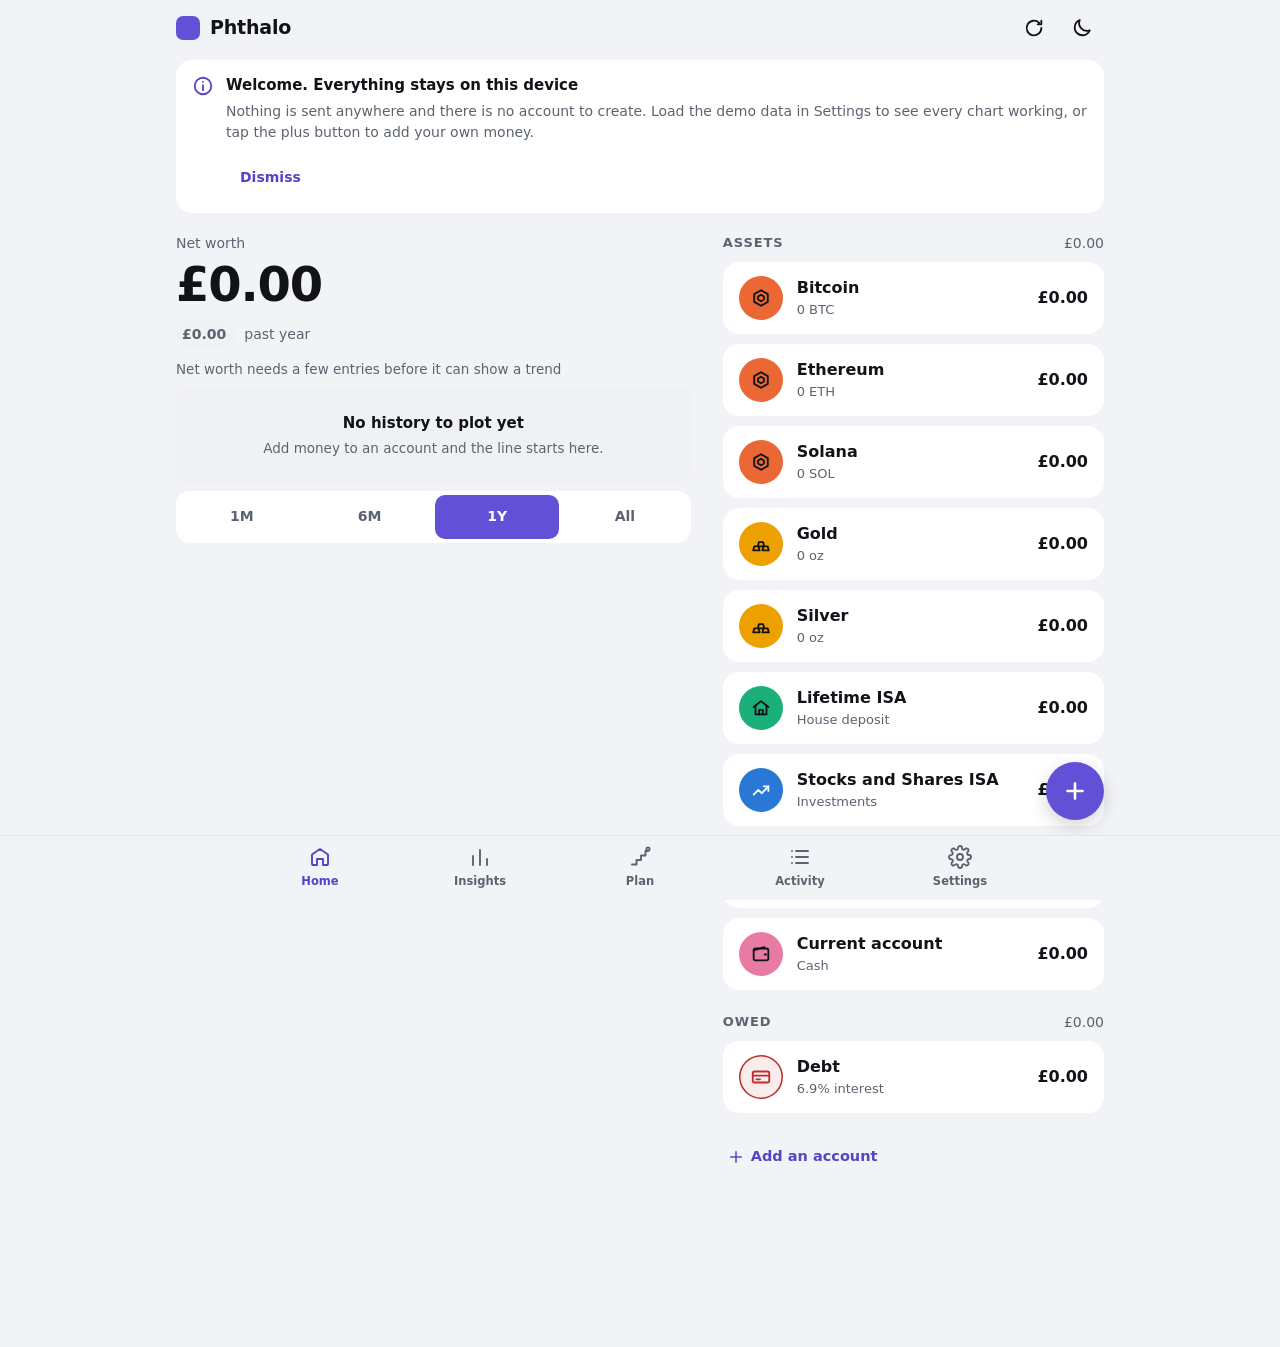
<file: index.html>
<!doctype html>
<html lang="en-GB" data-theme="dark">
<head>
<meta charset="utf-8">
<meta name="viewport" content="width=device-width, initial-scale=1, viewport-fit=cover">
<title>Phthalo Finance</title>
<meta name="description" content="A private net worth and savings tracker that keeps all of its data on your own device.">
<meta name="theme-color" content="#0F1013">
<meta name="apple-mobile-web-app-capable" content="yes">
<meta name="mobile-web-app-capable" content="yes">
<meta name="apple-mobile-web-app-status-bar-style" content="black-translucent">
<meta name="apple-mobile-web-app-title" content="Phthalo">
<meta name="color-scheme" content="dark light">

<!-- Every path is relative so the app works from a project subfolder. -->
<link rel="manifest" href="./manifest.json">
<link rel="icon" href="./icons/favicon-32.png" sizes="32x32" type="image/png">
<link rel="icon" href="./icons/icon-192.png" sizes="192x192" type="image/png">
<link rel="apple-touch-icon" href="./icons/apple-touch-icon.png">
<link rel="stylesheet" href="./styles.css">

<script>
  /* Resolve the saved theme before the first paint so there is no flash.
     Kept inline and tiny on purpose. Dark is used unless the system or the
     saved setting asks for light. */
  (function () {
    var resolved = 'dark';
    try {
      var raw = localStorage.getItem('phthalo.finance.v1');
      var setting = 'system';
      if (raw) {
        var parsed = JSON.parse(raw);
        if (parsed && parsed.settings && parsed.settings.theme) setting = parsed.settings.theme;
      }
      resolved = setting;
      if (setting !== 'light' && setting !== 'dark') {
        resolved = window.matchMedia && window.matchMedia('(prefers-color-scheme: light)').matches
          ? 'light' : 'dark';
      }
    } catch (error) {
      resolved = 'dark';
    }
    document.documentElement.setAttribute('data-theme', resolved);
    var meta = document.querySelector('meta[name="theme-color"]');
    if (meta) meta.setAttribute('content', resolved === 'light' ? '#F2F3F6' : '#0F1013');
  }());
</script>
</head>
<body>

<header class="appbar" id="appbar">
  <div class="shell appbar-inner">
    <h1 class="brand"><span class="brand-mark" aria-hidden="true"></span>Phthalo</h1>
    <div class="appbar-actions">
      <button type="button" class="icon-button" data-action="refresh-prices"
              aria-label="Refresh unit prices from the internet" title="Refresh prices">
        <svg viewBox="0 0 24 24" fill="none" stroke="currentColor" stroke-width="2" aria-hidden="true">
          <path d="M20 12a8 8 0 1 1-2.3-5.6M20 4v4h-4" stroke-linecap="round" stroke-linejoin="round"/>
        </svg>
      </button>
      <button type="button" class="icon-button" data-action="toggle-theme"
              aria-label="Switch between the light and dark theme" title="Switch theme">
        <svg viewBox="0 0 24 24" fill="none" stroke="currentColor" stroke-width="2" aria-hidden="true">
          <path d="M20.5 14.5A8.5 8.5 0 0 1 9.5 3.5a8.5 8.5 0 1 0 11 11Z" stroke-linejoin="round"/>
        </svg>
      </button>
    </div>
  </div>
</header>

<div class="shell">
  <div class="banner-area" id="banners" role="status" aria-live="polite"></div>
</div>

<main class="shell" id="main">
  <section id="view-home" class="view" aria-label="Home"></section>
  <section id="view-insights" class="view" aria-label="Insights" hidden></section>
  <section id="view-plan" class="view" aria-label="Plan" hidden></section>
  <section id="view-activity" class="view" aria-label="Activity" hidden></section>
  <section id="view-settings" class="view" aria-label="Settings" hidden></section>
  <section id="view-account" class="view" aria-label="Account" hidden></section>
</main>

<button type="button" class="fab" id="fab" data-action="fab" aria-label="Add an entry">
  <svg viewBox="0 0 24 24" fill="none" stroke="currentColor" stroke-width="2.4" aria-hidden="true">
    <path d="M12 5v14M5 12h14" stroke-linecap="round"/>
  </svg>
</button>

<nav class="tabbar" id="tabbar" aria-label="Main">
  <button type="button" data-action="go" data-view="home" aria-current="page">
    <svg viewBox="0 0 24 24" fill="none" stroke="currentColor" stroke-width="1.9" aria-hidden="true">
      <path d="M4 19V9.5L12 4l8 5.5V19a1 1 0 0 1-1 1h-4v-6H9v6H5a1 1 0 0 1-1-1Z" stroke-linejoin="round"/>
    </svg>
    <span>Home</span>
  </button>
  <button type="button" data-action="go" data-view="insights">
    <svg viewBox="0 0 24 24" fill="none" stroke="currentColor" stroke-width="1.9" aria-hidden="true">
      <path d="M5 20V11M12 20V5M19 20v-6" stroke-linecap="round"/>
    </svg>
    <span>Insights</span>
  </button>
  <button type="button" data-action="go" data-view="plan">
    <svg viewBox="0 0 24 24" fill="none" stroke="currentColor" stroke-width="1.9" aria-hidden="true">
      <path d="M4 19.5h4.5V15H13v-4.5h4.5V6H20" stroke-linecap="round" stroke-linejoin="round"/>
      <circle cx="20" cy="4" r="1.6"/>
    </svg>
    <span>Plan</span>
  </button>
  <button type="button" data-action="go" data-view="activity">
    <svg viewBox="0 0 24 24" fill="none" stroke="currentColor" stroke-width="1.9" aria-hidden="true">
      <path d="M8 6h12M8 12h12M8 18h12M4 6h.01M4 12h.01M4 18h.01" stroke-linecap="round"/>
    </svg>
    <span>Activity</span>
  </button>
  <button type="button" data-action="go" data-view="settings">
    <svg viewBox="0 0 24 24" fill="none" stroke="currentColor" stroke-width="1.9" aria-hidden="true">
      <circle cx="12" cy="12" r="3"/>
      <path d="M19.4 15a1.7 1.7 0 0 0 .3 1.8l.1.1a2 2 0 1 1-2.8 2.8l-.1-.1a1.7 1.7 0 0 0-1.8-.3 1.7 1.7 0 0 0-1 1.5V21a2 2 0 1 1-4 0v-.1a1.7 1.7 0 0 0-1.1-1.5 1.7 1.7 0 0 0-1.8.3l-.1.1a2 2 0 1 1-2.8-2.8l.1-.1a1.7 1.7 0 0 0 .3-1.8 1.7 1.7 0 0 0-1.5-1H3a2 2 0 1 1 0-4h.1a1.7 1.7 0 0 0 1.5-1.1 1.7 1.7 0 0 0-.3-1.8l-.1-.1a2 2 0 1 1 2.8-2.8l.1.1a1.7 1.7 0 0 0 1.8.3H9a1.7 1.7 0 0 0 1-1.5V3a2 2 0 1 1 4 0v.1a1.7 1.7 0 0 0 1 1.5 1.7 1.7 0 0 0 1.8-.3l.1-.1a2 2 0 1 1 2.8 2.8l-.1.1a1.7 1.7 0 0 0-.3 1.8V9a1.7 1.7 0 0 0 1.5 1H21a2 2 0 1 1 0 4h-.1a1.7 1.7 0 0 0-1.5 1Z"/>
    </svg>
    <span>Settings</span>
  </button>
</nav>

<div class="sheet-backdrop" id="sheet-backdrop" hidden>
  <div class="sheet" id="sheet" role="dialog" aria-modal="true" aria-labelledby="sheet-title" tabindex="-1"></div>
</div>

<div class="tooltip" id="tooltip" role="tooltip" hidden></div>

<div class="recovery" id="recovery" hidden>
  <div class="recovery-inner">
    <h2>Something went wrong</h2>
    <p id="recovery-message">The app hit an unexpected problem. Your saved data has not been touched.
      Export a copy before you do anything else, then reload the page.</p>
    <div class="button-row">
      <button type="button" class="button is-primary" data-action="recovery-export">Export a backup</button>
      <button type="button" class="button" data-action="recovery-reload">Reload the app</button>
    </div>
    <details>
      <summary>Technical detail</summary>
      <pre id="recovery-detail"></pre>
    </details>
  </div>
</div>

<noscript>
  <div class="shell" style="padding-top:24px">
    <p>Phthalo Finance needs JavaScript to work. Everything runs on your own device and nothing
      is sent anywhere, but the app cannot draw the charts without it.</p>
  </div>
</noscript>

<script type="module" src="./src/app.js"></script>
<script>
  /* One time repair. A copy installed before October 2026 has a service
     worker that served the page from the network but the scripts from its
     cache, so on its first visit after an update it can pair this page with
     old scripts. If the app's own code has not started once the page has
     loaded, unregister the old worker, clear the app's caches and reload
     once, which fetches files that match. Saved data lives in localStorage
     and is never touched. */
  window.addEventListener('load', function () {
    setTimeout(function () {
      if (document.documentElement.getAttribute('data-app') === 'ready') return;
      try {
        if (sessionStorage.getItem('phthalo.repaired')) return;
        sessionStorage.setItem('phthalo.repaired', '1');
      } catch (error) { return; }
      var jobs = [];
      if (navigator.serviceWorker) {
        jobs.push(navigator.serviceWorker.getRegistrations().then(function (list) {
          return Promise.all(list.map(function (r) { return r.unregister(); }));
        }));
      }
      if (window.caches) {
        jobs.push(caches.keys().then(function (keys) {
          return Promise.all(keys.filter(function (k) { return k.indexOf('phthalo-finance-') === 0; })
            .map(function (k) { return caches.delete(k); }));
        }));
      }
      Promise.all(jobs).then(function () { location.reload(); }, function () { location.reload(); });
    }, 400);
  });
</script>
</body>
</html>
</file>
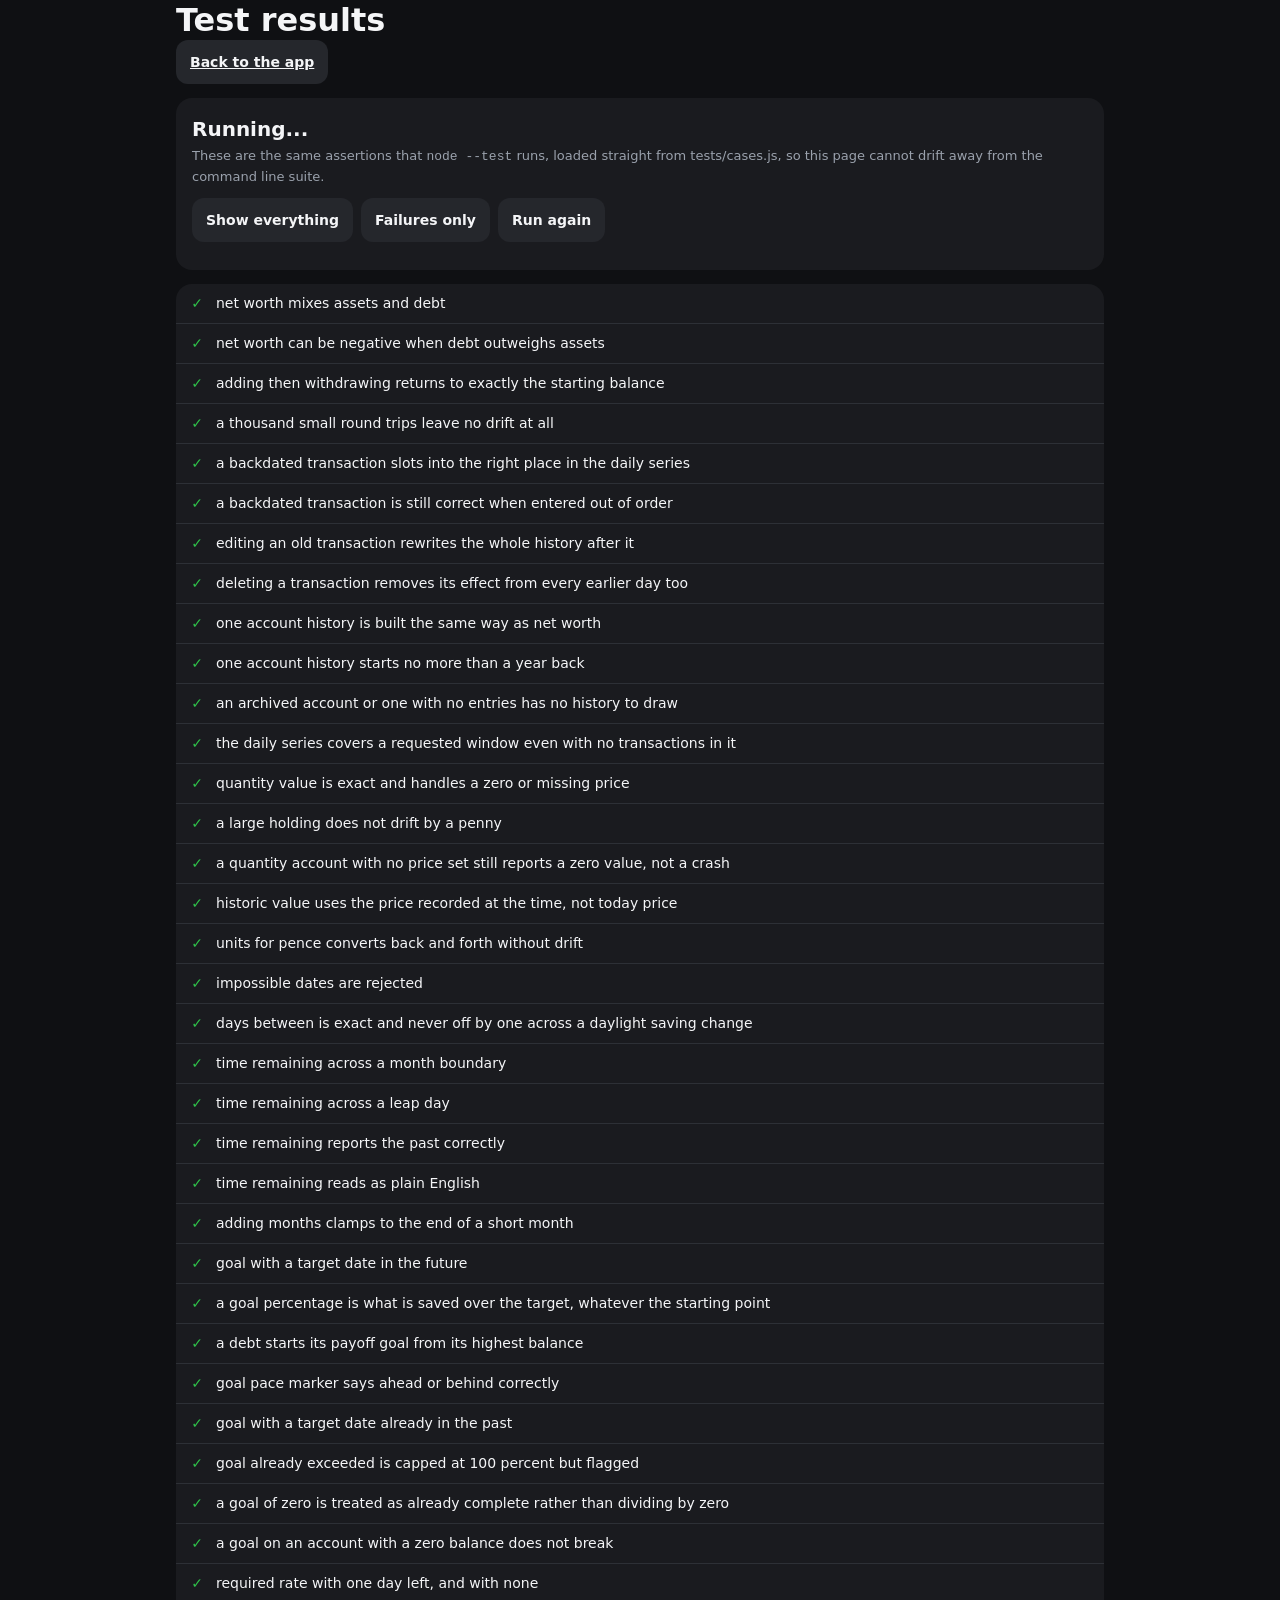
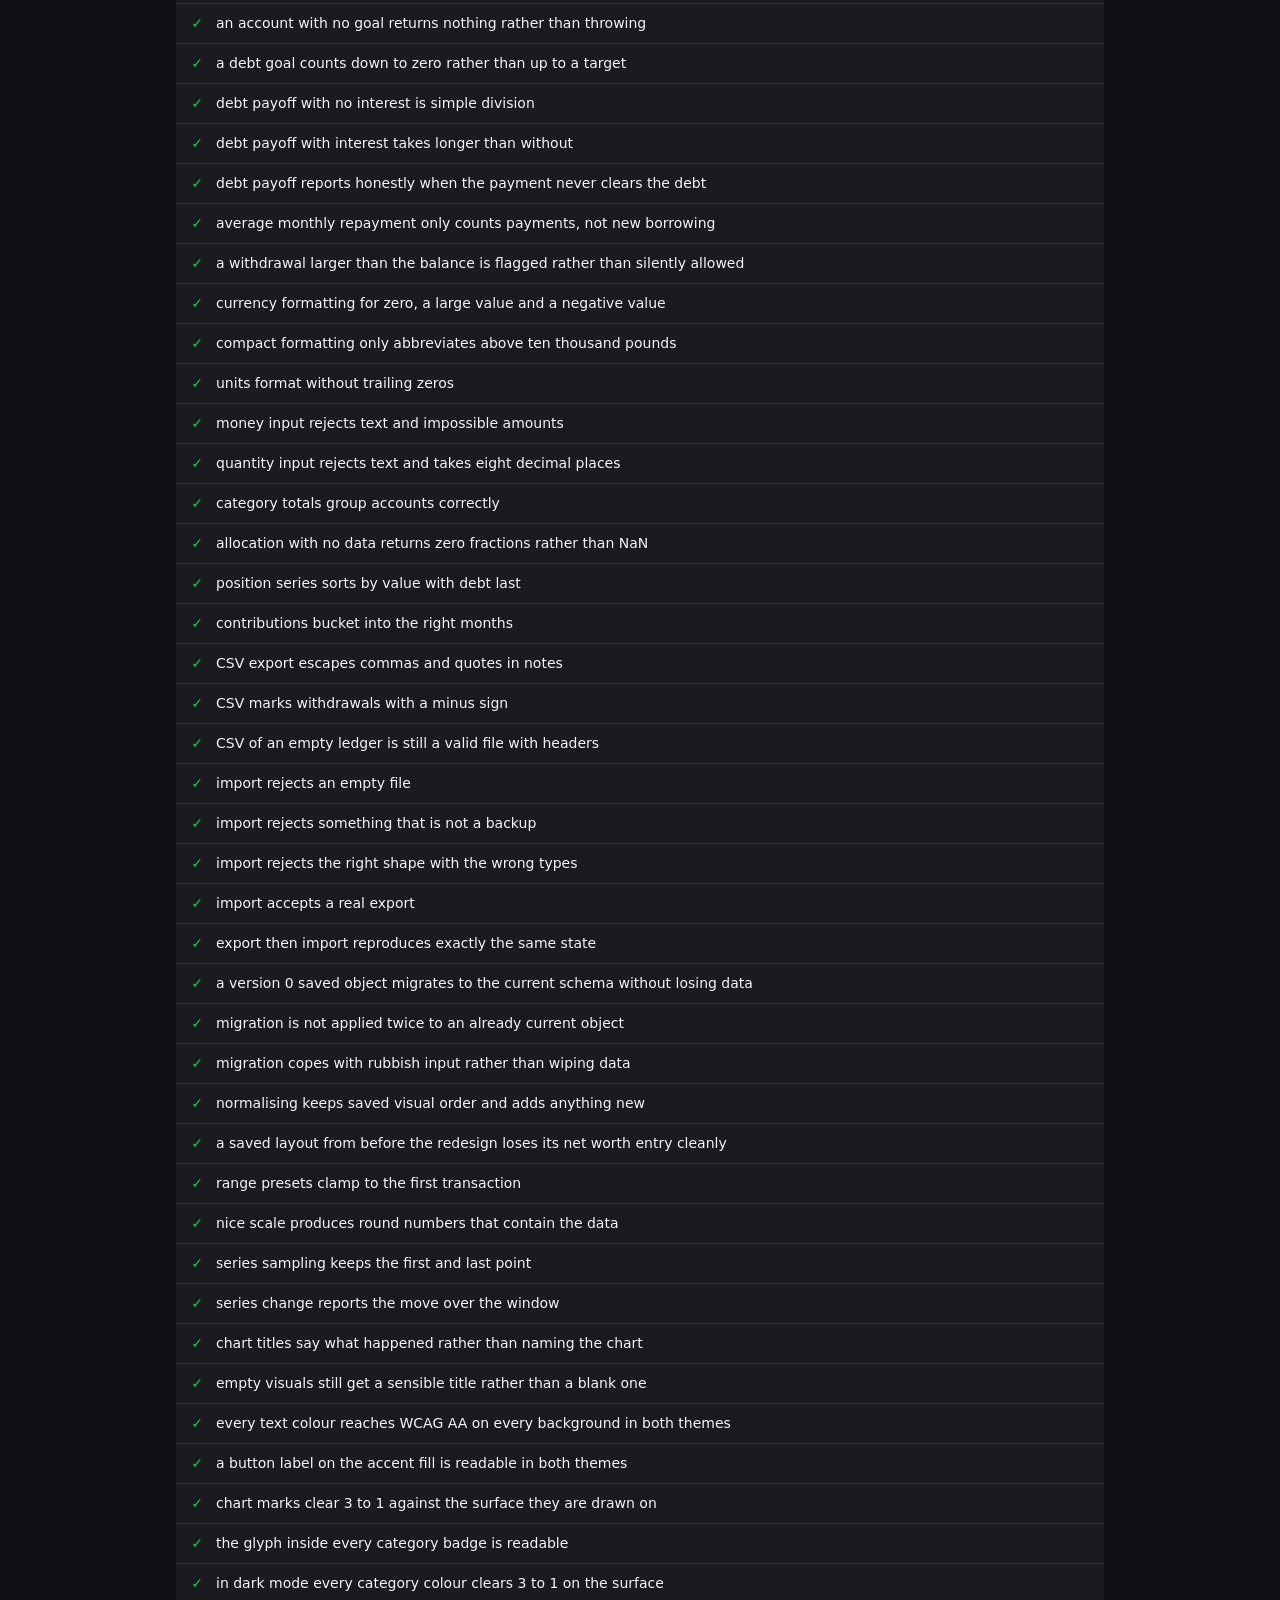
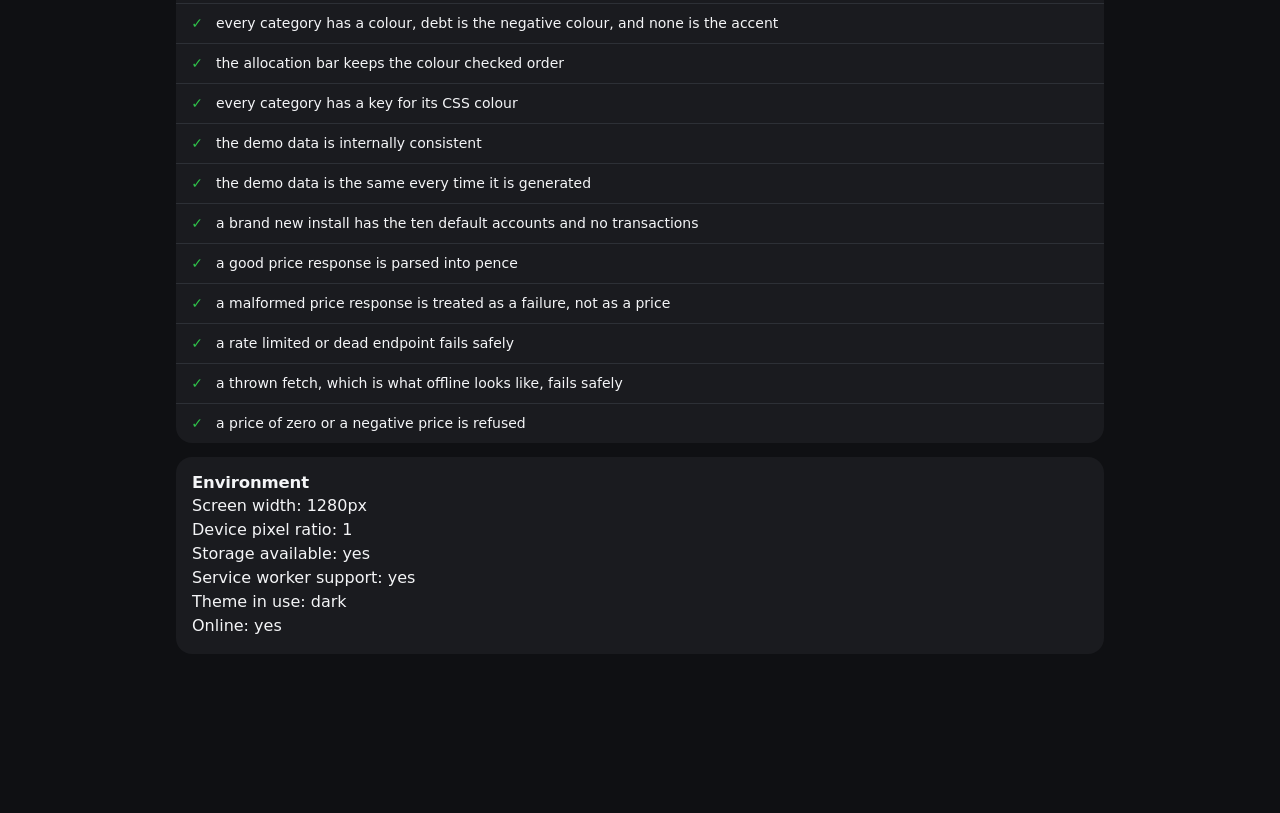
<file: tests.html>
<!doctype html>
<html lang="en-GB" data-theme="dark">
<head>
<meta charset="utf-8">
<meta name="viewport" content="width=device-width, initial-scale=1, viewport-fit=cover">
<title>Phthalo Finance tests</title>
<link rel="stylesheet" href="./styles.css">
<link rel="apple-touch-icon" href="./icons/apple-touch-icon.png">
<style>
  .result { display: grid; grid-template-columns: 22px 1fr; gap: 8px;
            padding: 9px 10px; border-bottom: 1px solid var(--hairline); font-size: 14px; }
  .result:last-child { border-bottom: 0; }
  .result-mark { font-weight: 700; text-align: center; }
  .result.pass .result-mark { color: var(--positive-text); }
  .result.fail .result-mark { color: var(--negative-text); }
  .result.fail { background: color-mix(in srgb, var(--negative) 12%, transparent); }
  .result-why { color: var(--negative-text); font-size: 13px; margin-top: 4px;
                white-space: pre-wrap; word-break: break-word; }
  .summary { font-size: 20px; font-weight: 700; }
  .summary.pass { color: var(--positive-text); }
  .summary.fail { color: var(--negative-text); }
  .filters { display: flex; gap: 8px; margin: 12px 0; }
</style>
</head>
<body>

<header class="app-header">
  <div class="shell app-header-inner">
    <h1 class="app-title"><span class="app-mark" aria-hidden="true"></span> Test results</h1>
    <a class="button is-small" href="./index.html">Back to the app</a>
  </div>
</header>

<main class="shell">
  <div class="card" style="margin-top:14px">
    <p class="summary" id="summary">Running...</p>
    <p class="card-subtitle" id="detail">These are the same assertions that <code>node --test</code>
      runs, loaded straight from tests/cases.js, so this page cannot drift away from the command
      line suite.</p>
    <div class="filters">
      <button type="button" class="button is-small" id="show-all">Show everything</button>
      <button type="button" class="button is-small" id="show-fail">Failures only</button>
      <button type="button" class="button is-small" id="rerun">Run again</button>
    </div>
  </div>

  <div class="card" style="margin-top:14px;padding:0" id="results"></div>

  <div class="card" style="margin-top:14px">
    <h2 class="card-title">Environment</h2>
    <ul class="chart-key" style="flex-direction:column;align-items:flex-start;gap:4px" id="environment"></ul>
  </div>
</main>

<script type="module">
import { cases, useAssert } from './tests/cases.js';

/* A small stand in for node:assert/strict, with the same semantics for the
   handful of methods the cases use. */
function describe(value) {
  if (typeof value === 'string') return JSON.stringify(value);
  if (value === undefined) return 'undefined';
  try { return JSON.stringify(value); } catch (error) { return String(value); }
}

function deepEqual(a, b) {
  if (Object.is(a, b)) return true;
  if (typeof a !== 'object' || typeof b !== 'object' || a === null || b === null) return false;
  if (Array.isArray(a) !== Array.isArray(b)) return false;
  const keysA = Object.keys(a);
  const keysB = Object.keys(b);
  if (keysA.length !== keysB.length) return false;
  return keysA.every((key) => Object.prototype.hasOwnProperty.call(b, key) && deepEqual(a[key], b[key]));
}

const assert = {
  equal(actual, expected, message) {
    if (!Object.is(actual, expected)) {
      throw new Error(message
        ? `${message}\n  expected ${describe(expected)}, got ${describe(actual)}`
        : `expected ${describe(expected)}, got ${describe(actual)}`);
    }
  },
  notEqual(actual, expected, message) {
    if (Object.is(actual, expected)) {
      throw new Error(message || `expected something other than ${describe(expected)}`);
    }
  },
  ok(value, message) {
    if (!value) throw new Error(message || `expected a truthy value, got ${describe(value)}`);
  },
  deepEqual(actual, expected, message) {
    if (!deepEqual(actual, expected)) {
      throw new Error(message
        ? `${message}\n  expected ${describe(expected)}\n  got      ${describe(actual)}`
        : `expected ${describe(expected)}\n  got      ${describe(actual)}`);
    }
  },
  match(value, pattern, message) {
    if (!pattern.test(String(value))) {
      throw new Error(message || `expected ${describe(value)} to match ${pattern}`);
    }
  }
};
assert.strictEqual = assert.equal;
assert.deepStrictEqual = assert.deepEqual;

useAssert(assert);

const resultsEl = document.getElementById('results');
const summaryEl = document.getElementById('summary');
const detailEl = document.getElementById('detail');

async function run() {
  resultsEl.innerHTML = '';
  summaryEl.textContent = 'Running...';
  summaryEl.className = 'summary';

  let passed = 0;
  const failures = [];
  const started = performance.now();

  for (const testCase of cases) {
    let error = null;
    try {
      await testCase.fn();
      passed += 1;
    } catch (thrown) {
      error = thrown;
      failures.push(testCase.name);
    }
    const row = document.createElement('div');
    row.className = `result ${error ? 'fail' : 'pass'}`;
    row.innerHTML = `
      <span class="result-mark" aria-hidden="true">${error ? '✗' : '✓'}</span>
      <span>
        <span>${testCase.name.replace(/[<&]/g, (c) => (c === '<' ? '&lt;' : '&amp;'))}</span>
        ${error ? `<span class="result-why">${String(error.message)
        .replace(/[<&]/g, (c) => (c === '<' ? '&lt;' : '&amp;'))}</span>` : ''}
      </span>`;
    resultsEl.appendChild(row);
  }

  const elapsed = Math.round(performance.now() - started);
  const allPassed = failures.length === 0;
  summaryEl.textContent = allPassed
    ? `All ${passed} tests passed in ${elapsed}ms`
    : `${failures.length} of ${cases.length} tests failed`;
  summaryEl.className = `summary ${allPassed ? 'pass' : 'fail'}`;
  detailEl.textContent = allPassed
    ? 'These are the same assertions that node --test runs, loaded straight from tests/cases.js.'
    : `Failed: ${failures.join(', ')}`;
  document.title = allPassed ? `Tests passed (${passed})` : `Tests FAILED (${failures.length})`;
}

document.getElementById('show-all').addEventListener('click', () => {
  resultsEl.querySelectorAll('.result').forEach((row) => { row.hidden = false; });
});
document.getElementById('show-fail').addEventListener('click', () => {
  resultsEl.querySelectorAll('.result').forEach((row) => {
    row.hidden = !row.classList.contains('fail');
  });
});
document.getElementById('rerun').addEventListener('click', run);

const env = document.getElementById('environment');
const facts = [
  ['Screen width', `${window.innerWidth}px`],
  ['Device pixel ratio', String(window.devicePixelRatio || 1)],
  ['Storage available', (() => {
    try { localStorage.setItem('__t', '1'); localStorage.removeItem('__t'); return 'yes'; }
    catch (error) { return 'no, private browsing?'; }
  })()],
  ['Service worker support', 'serviceWorker' in navigator ? 'yes' : 'no'],
  ['Theme in use', document.documentElement.getAttribute('data-theme')],
  ['Online', navigator.onLine ? 'yes' : 'no']
];
env.innerHTML = facts.map(([k, v]) =>
  `<li><span class="key-name">${k}:</span> <span class="key-value">${v}</span></li>`).join('');

run();
</script>
</body>
</html>
</file>
<file: styles.css>
/* ==================================================================
   Phthalo Finance
   ------------------------------------------------------------------
   A near black dark theme with crisp white text, and a matching light
   theme. Every colour below was measured before it was used, and the
   values are mirrored in THEME_COLOURS and CATEGORY_COLOURS in
   src/logic.js. A test reads this file and fails if the two disagree.

   An inline script in index.html resolves the saved setting (system,
   light or dark) into data-theme on <html> before the first paint, so
   there are only two palettes here and never a flash.
   ================================================================== */

:root {
  --radius-card: 16px;
  --radius-control: 12px;
  --gap: 16px;
  --tap: 44px;               /* minimum touch target */
  --tabbar: 64px;
  --font: system-ui, -apple-system, "Segoe UI", Roboto, "Helvetica Neue", Arial, sans-serif;
  --shell: 640px;
}

/* ---------- Dark, the default ---------- */
:root,
:root[data-theme="dark"] {
  color-scheme: dark;
  --canvas: #0F1013;
  --surface: #1A1B1F;
  --raised: #25272C;
  --hairline: #2D3036;
  --axis: #3D4047;
  --ink: #F4F5F7;
  --muted: #9AA1AC;
  --accent: #9085E9;
  --accent-ink: #0F1013;
  --accent-text: #B1A8FF;
  --accent-wash: rgba(144, 133, 233, 0.16);
  --positive: #0CA30C;
  --positive-text: #2FC24A;
  --positive-wash: rgba(47, 194, 74, 0.14);
  --negative: #D03B3B;
  --negative-text: #FF6B63;
  --negative-wash: rgba(255, 107, 99, 0.14);
  --warning: #FAB219;
  --warning-text: #FAB219;
  --warning-wash: rgba(250, 178, 25, 0.14);
  --scrim: rgba(0, 0, 0, 0.62);
  --lift: 0 6px 20px rgba(0, 0, 0, 0.45);

  /* Colour means category, everywhere it appears. */
  --cat-crypto: #D95926;
  --cat-property: #199E70;
  --cat-investments: #3987E5;
  --cat-metals: #C98500;
  --cat-cash: #D55181;
  --cat-debt: #D03B3B;
  --cat-crypto-ink: #111318;
  --cat-property-ink: #111318;
  --cat-investments-ink: #111318;
  --cat-metals-ink: #111318;
  --cat-cash-ink: #111318;
  --cat-debt-ink: #FFFFFF;
}

/* ---------- Light ---------- */
:root[data-theme="light"] {
  color-scheme: light;
  --canvas: #F2F3F6;
  --surface: #FFFFFF;
  --raised: #F0F1F4;
  --hairline: #E4E6EB;
  --axis: #C5CAD2;
  --ink: #111318;
  --muted: #5C6370;
  --accent: #6250D6;
  --accent-ink: #FFFFFF;
  --accent-text: #5543C8;
  --accent-wash: rgba(98, 80, 214, 0.10);
  --positive: #0CA30C;
  --positive-text: #0B6E2B;
  --positive-wash: rgba(11, 110, 43, 0.10);
  --negative: #D03B3B;
  --negative-text: #BC2F2F;
  --negative-wash: rgba(188, 47, 47, 0.09);
  --warning: #FAB219;
  --warning-text: #875A00;
  --warning-wash: rgba(250, 178, 25, 0.16);
  --scrim: rgba(17, 19, 24, 0.40);
  --lift: 0 6px 18px rgba(17, 19, 24, 0.18);

  --cat-crypto: #EB6834;
  --cat-property: #1BAF7A;
  --cat-investments: #2A78D6;
  --cat-metals: #EDA100;
  --cat-cash: #E87BA4;
  --cat-debt: #D03B3B;
  --cat-crypto-ink: #111318;
  --cat-property-ink: #111318;
  --cat-investments-ink: #FFFFFF;
  --cat-metals-ink: #111318;
  --cat-cash-ink: #111318;
  --cat-debt-ink: #FFFFFF;
}

/* ================= Base ================= */

*, *::before, *::after { box-sizing: border-box; }

html { -webkit-text-size-adjust: 100%; background: var(--canvas); }

body {
  margin: 0;
  font-family: var(--font);
  font-size: 16px;
  line-height: 1.5;
  color: var(--ink);
  background: var(--canvas);
  overflow-x: hidden;
  /* Room for the tab bar and the add button, so the last card can scroll clear of both. */
  padding-bottom: calc(var(--tabbar) + 96px + env(safe-area-inset-bottom, 0px));
  -webkit-tap-highlight-color: transparent;
  -webkit-font-smoothing: antialiased;
}

/* A component's own display rule must never beat the hidden attribute. */
[hidden] { display: none !important; }

h1, h2, h3 { line-height: 1.25; margin: 0; font-weight: 700; }
p { margin: 0; }
ul, ol, dl, dd { margin: 0; padding: 0; list-style: none; }
svg { display: block; }

:focus-visible {
  outline: 2px solid var(--accent-text);
  outline-offset: 2px;
  border-radius: 6px;
}

.visually-hidden {
  position: absolute; width: 1px; height: 1px; margin: -1px; padding: 0;
  overflow: hidden; clip: rect(0 0 0 0); white-space: nowrap; border: 0;
}

.num { font-variant-numeric: tabular-nums; }
.muted { color: var(--muted); }
.is-positive { color: var(--positive-text); }
.is-negative { color: var(--negative-text); }

/* ================= Shell ================= */

.shell {
  max-width: var(--shell);
  margin: 0 auto;
  padding-left: max(16px, env(safe-area-inset-left, 0px));
  padding-right: max(16px, env(safe-area-inset-right, 0px));
}

.appbar {
  position: sticky;
  top: 0;
  z-index: 20;
  background: var(--canvas);
  padding-top: env(safe-area-inset-top, 0px);
}

.appbar-inner {
  display: flex;
  align-items: center;
  justify-content: space-between;
  min-height: 56px;
}

.brand {
  display: flex;
  align-items: center;
  gap: 10px;
  font-size: 19px;
  letter-spacing: -0.01em;
}

.brand-mark {
  width: 24px; height: 24px; border-radius: 7px; flex: none;
  background: var(--accent);
}

.appbar-actions { display: flex; gap: 4px; }

.icon-button {
  width: var(--tap); height: var(--tap);
  flex: none;                 /* never squeezed below the 44px target by a long title */
  display: grid; place-items: center;
  border: 0; border-radius: 50%;
  background: transparent; color: var(--ink);
  cursor: pointer;
  transition: background-color 120ms ease, transform 90ms ease;
}
.icon-button svg { width: 22px; height: 22px; }
.icon-button:hover { background: var(--raised); }
.icon-button:active { transform: scale(0.94); background: var(--raised); }
.icon-button[disabled] { opacity: 0.35; cursor: not-allowed; }

.view[hidden] { display: none; }

/* On the account screen the app bar and tab bar step aside, as in a
   native detail screen. */
body.is-detail .appbar,
body.is-detail .tabbar { display: none; }
body.is-detail { padding-bottom: calc(110px + env(safe-area-inset-bottom, 0px)); }

/* ================= Banners ================= */

.banner-area { display: grid; gap: 10px; }
.banner-area:not(:empty) { margin: 4px 0 14px; }

.banner {
  display: grid;
  grid-template-columns: 22px 1fr;
  gap: 4px 12px;
  background: var(--surface);
  border-radius: var(--radius-card);
  padding: 14px 16px;
  font-size: 14px;
}
.banner-icon { width: 22px; height: 22px; color: var(--accent-text); margin-top: 1px; }
.banner.is-error .banner-icon { color: var(--negative-text); }
.banner.is-success .banner-icon { color: var(--positive-text); }
.banner-title { font-weight: 650; font-size: 15px; }
.banner-body { color: var(--muted); grid-column: 2; }
.banner-actions { display: flex; flex-wrap: wrap; gap: 8px; grid-column: 2; margin-top: 8px; }

/* ================= Buttons ================= */

.button {
  min-height: 48px;
  padding: 10px 18px;
  border-radius: var(--radius-control);
  border: 0;
  background: var(--raised);
  color: var(--ink);
  font: inherit;
  font-size: 15px;
  font-weight: 650;
  cursor: pointer;
  display: inline-flex;
  align-items: center;
  justify-content: center;
  gap: 8px;
  transition: transform 90ms ease, filter 120ms ease, background-color 120ms ease;
}
.button:hover { filter: brightness(1.08); }
.button:active { transform: scale(0.97); }
.button svg { width: 18px; height: 18px; }
.button.is-primary { background: var(--accent); color: var(--accent-ink); }
.button.is-danger { color: var(--negative-text); }
.button.is-quiet { background: transparent; color: var(--accent-text); }
.button.is-small { min-height: var(--tap); padding: 8px 14px; font-size: 14px; }
.button.is-block { width: 100%; }
.button[disabled] { opacity: 0.4; cursor: not-allowed; }

.button-row { display: flex; flex-wrap: wrap; gap: 10px; }
.button-row > .button { flex: 1 1 140px; }

.text-button {
  min-height: var(--tap);
  padding: 0 4px;
  border: 0; background: transparent;
  color: var(--accent-text);
  font: inherit; font-size: 14.5px; font-weight: 650;
  cursor: pointer;
  display: inline-flex; align-items: center; gap: 6px;
}
.text-button svg { width: 18px; height: 18px; }

/* ================= Floating add button ================= */

.fab {
  position: fixed;
  right: max(16px, env(safe-area-inset-right, 0px));
  bottom: calc(var(--tabbar) + 16px + env(safe-area-inset-bottom, 0px));
  z-index: 25;
  width: 58px; height: 58px;
  border: 0; border-radius: 50%;
  background: var(--accent); color: var(--accent-ink);
  display: grid; place-items: center;
  box-shadow: var(--lift);
  cursor: pointer;
  transition: transform 90ms ease, filter 120ms ease;
}
.fab svg { width: 26px; height: 26px; }
.fab:hover { filter: brightness(1.08); }
.fab:active { transform: scale(0.93); }
.fab[hidden] { display: none; }
body.is-detail .fab { bottom: calc(20px + env(safe-area-inset-bottom, 0px)); }

/* ================= Hero: net worth ================= */
/* The most important number on the screen, top left, read first. */

.hero { padding: 6px 0 4px; }
.hero-label { font-size: 14px; color: var(--muted); font-weight: 500; }
.hero-value {
  font-size: clamp(36px, 11vw, 48px);
  font-weight: 750;
  letter-spacing: -0.025em;
  line-height: 1.1;
  margin: 4px 0 10px;
  overflow-wrap: anywhere;
}
.hero-meta { display: flex; align-items: center; flex-wrap: wrap; gap: 8px; min-height: 28px; }

.delta-chip {
  display: inline-flex; align-items: center; gap: 4px;
  padding: 3px 10px 3px 6px;
  border-radius: 999px;
  font-size: 14px; font-weight: 650;
  font-variant-numeric: tabular-nums;
}
.delta-chip svg { width: 16px; height: 16px; }
.delta-chip.is-positive { background: var(--positive-wash); color: var(--positive-text); }
.delta-chip.is-negative { background: var(--negative-wash); color: var(--negative-text); }
.delta-chip.is-flat { background: var(--raised); color: var(--muted); }
.hero-period { font-size: 14px; color: var(--muted); }

.hero-readout {
  font-size: 13.5px; color: var(--muted);
  min-height: 21px; margin-top: 10px;
  font-variant-numeric: tabular-nums;
}
.hero-readout strong { color: var(--ink); font-weight: 650; }

.hero-chart { margin: 4px -4px 0; touch-action: pan-y; }

.range {
  display: grid;
  grid-template-columns: repeat(4, 1fr);
  gap: 4px;
  padding: 4px;
  margin: 8px 0 22px;
  background: var(--surface);
  border-radius: 14px;
}
.range button {
  min-height: var(--tap);
  border: 0; border-radius: 10px;
  background: transparent; color: var(--muted);
  font: inherit; font-size: 14px; font-weight: 650;
  cursor: pointer;
}
.range button[aria-pressed="true"] { background: var(--accent); color: var(--accent-ink); }
.range button:active { transform: scale(0.96); }

/* ================= Section headings ================= */

.section-head {
  display: flex; align-items: center; justify-content: space-between;
  gap: 8px; margin: 22px 0 8px;
}
.section-title {
  font-size: 13px; font-weight: 700; color: var(--muted);
  text-transform: uppercase; letter-spacing: 0.07em;
}
.section-total { font-size: 14px; color: var(--muted); font-variant-numeric: tabular-nums; }

/* ================= Account cards (home) ================= */

.account-list { display: grid; gap: 10px; }

.account-card {
  width: 100%;
  display: grid;
  grid-template-columns: 44px minmax(0, 1fr) auto;
  align-items: center;
  column-gap: 14px;
  padding: 14px 16px;
  background: var(--surface);
  border: 0;
  border-radius: var(--radius-card);
  color: inherit;
  font: inherit;
  text-align: left;
  cursor: pointer;
  transition: transform 90ms ease, background-color 120ms ease;
}
.account-card:hover { background: var(--raised); }
.account-card:active { transform: scale(0.985); }
.account-card.is-archived { opacity: 0.6; }

.account-main { min-width: 0; }
.account-name {
  display: block; font-size: 16px; font-weight: 650;
  overflow: hidden; text-overflow: ellipsis; white-space: nowrap;
}
.account-meta {
  display: block; font-size: 13px; color: var(--muted);
  overflow: hidden; text-overflow: ellipsis; white-space: nowrap;
  font-variant-numeric: tabular-nums;
}
.account-value {
  font-size: 16px; font-weight: 650; text-align: right; white-space: nowrap;
  font-variant-numeric: tabular-nums;
}
.account-value.is-negative { color: var(--negative-text); }

.account-progress { display: block; grid-column: 2 / -1; margin-top: 10px; }
.progress-row {
  display: flex; justify-content: space-between; gap: 8px;
  font-size: 12.5px; color: var(--muted); margin-top: 6px;
  font-variant-numeric: tabular-nums;
}

/* A thin progress track: the fill is the accent, the track one step off
   the surface, with a rounded data end. */
.progress {
  display: block;            /* a span, so without this it has no height at all */
  height: 6px; border-radius: 3px;
  background: var(--raised);
  overflow: hidden;
}
.account-card:hover .progress { background: var(--hairline); }
.progress > span {
  display: block; height: 100%;
  background: var(--accent);
  border-radius: 3px;
}

/* ================= Category badge ================= */

.badge {
  width: 44px; height: 44px; border-radius: 50%;
  display: grid; place-items: center; flex: none;
}
.badge svg { width: 22px; height: 22px; }
.badge.is-large { width: 56px; height: 56px; }
.badge.is-large svg { width: 28px; height: 28px; }
.badge.is-small { width: 34px; height: 34px; }
.badge.is-small svg { width: 18px; height: 18px; }
.badge-crypto      { background: var(--cat-crypto);      color: var(--cat-crypto-ink); }
.badge-property    { background: var(--cat-property);    color: var(--cat-property-ink); }
.badge-investments { background: var(--cat-investments); color: var(--cat-investments-ink); }
.badge-metals      { background: var(--cat-metals);      color: var(--cat-metals-ink); }
.badge-cash        { background: var(--cat-cash);        color: var(--cat-cash-ink); }
/* Debt is not a category of what you own, so its badge differs in kind as
   well as colour: an outlined ring rather than a solid disc. Measured, a
   solid red disc beside the solid Cash disc fell below the colour
   separation floor in dark mode. */
.badge-debt        { background: var(--negative-wash);   color: var(--negative-text); box-shadow: inset 0 0 0 1.5px var(--negative-text); }
.badge-archived    { background: var(--raised);          color: var(--muted); }

/* ================= Cards ================= */

.card {
  background: var(--surface);
  border-radius: var(--radius-card);
  padding: 16px;
  overflow: hidden;
}
.card + .card { margin-top: 12px; }

.empty {
  background: var(--surface);
  border-radius: var(--radius-card);
  padding: 28px 20px;
  text-align: center;
}
.empty-title { font-weight: 650; font-size: 16px; }
.empty-body { color: var(--muted); font-size: 14px; margin: 6px auto 16px; max-width: 34ch; }

/* ================= Insights ================= */

.visual-list { display: grid; gap: 12px; }
.visual-list > .card + .card { margin-top: 0; }

.card-head {
  display: flex; align-items: flex-start; justify-content: space-between;
  gap: 8px; margin-bottom: 14px;
}
.card-title { font-size: 16.5px; font-weight: 700; letter-spacing: -0.01em; }
.card-subtitle { font-size: 13px; color: var(--muted); margin-top: 2px; }
.card-tools { display: flex; margin: -8px -10px 0 0; flex: none; }

.page-intro { color: var(--muted); font-size: 14px; margin: 2px 0 14px; }

.chart { display: block; max-width: 100%; overflow: visible; }
.chart-note { font-size: 13px; color: var(--muted); margin-top: 10px; }
.chart-error {
  font-size: 14px; color: var(--negative-text);
  background: var(--negative-wash); border-radius: 12px; padding: 12px;
}

/* Chart text wears text colours, never the data colour. */
.axis-label {
  font-size: 11.5px; fill: var(--muted); font-variant-numeric: tabular-nums;
  paint-order: stroke; stroke: var(--surface); stroke-width: 4px; stroke-linejoin: round;
}
.hero-chart .axis-label { stroke: var(--canvas); }
.bar-name   { font-size: 13.5px; fill: var(--ink); font-weight: 600; }
.bar-value  { font-size: 13.5px; fill: var(--ink); font-variant-numeric: tabular-nums; }
.bar-value.is-negative { fill: var(--negative-text); }
.chart-empty {
  background: var(--raised);
  border-radius: 12px;
  padding: 24px 16px;
  text-align: center;
}
.chart-empty-title { font-size: 15px; color: var(--ink); font-weight: 650; }
.chart-empty-hint  { font-size: 13.5px; color: var(--muted); margin-top: 4px; }
.hero-chart .chart-empty { margin: 4px 4px 0; }
.is-warning-text { color: var(--warning-text); }
.list-group.is-inset { margin: 0 -16px -16px; border-radius: 0; background: transparent; }

/* One recessive hairline grid, one baseline, and nothing else. */
.gridline { stroke: var(--hairline); stroke-width: 1; }
.baseline { stroke: var(--axis); stroke-width: 1; }
.line-path { fill: none; stroke: var(--accent); stroke-width: 2; stroke-linejoin: round; stroke-linecap: round; }
.line-end { fill: var(--accent); stroke: var(--canvas); stroke-width: 2; }
.line-end.on-surface { stroke: var(--surface); }
.crosshair { stroke: var(--axis); stroke-width: 1; }
.crosshair-dot { fill: var(--accent); stroke: var(--canvas); stroke-width: 2; }
.card .crosshair-dot { stroke: var(--surface); }
.goal-track { fill: var(--raised); }
.pace-marker { stroke: var(--ink); stroke-width: 2; stroke-linecap: round; }
.pace-halo { stroke: var(--surface); stroke-width: 6; stroke-linecap: round; }
.hit { cursor: pointer; fill: transparent; }
.mark { transition: opacity 120ms ease; }
.mark:hover, .mark:focus { opacity: 0.8; outline: none; }

.legend {
  display: flex; flex-wrap: wrap; gap: 8px 16px; margin-top: 14px;
  font-size: 13.5px;
}
.legend li { display: flex; align-items: center; gap: 8px; }
.legend-swatch { width: 12px; height: 12px; border-radius: 3px; flex: none; }
.legend-name { color: var(--ink); }
.legend-value { color: var(--muted); font-variant-numeric: tabular-nums; }

/* The table twin of every chart: the accessible way to read the values. */
.table-view { margin-top: 12px; border-top: 1px solid var(--hairline); }
.hero-chart + .range + .table-view { border-top: 0; margin-top: -14px; }
.table-view summary {
  min-height: var(--tap);
  display: flex; align-items: center; gap: 6px;
  color: var(--accent-text); font-size: 14px; font-weight: 650;
  cursor: pointer; list-style: none;
}
.table-view summary::-webkit-details-marker { display: none; }
.table-view summary::before {
  content: ""; width: 7px; height: 7px; margin: 0 4px 0 2px;
  border-right: 2px solid currentColor; border-bottom: 2px solid currentColor;
  transform: rotate(-45deg); transition: transform 120ms ease;
}
.table-view[open] summary::before { transform: rotate(45deg); }
.data-table { width: 100%; border-collapse: collapse; font-size: 14px; font-variant-numeric: tabular-nums; }
.data-table th, .data-table td { padding: 8px 4px; text-align: right; border-bottom: 1px solid var(--hairline); }
.data-table th:first-child, .data-table td:first-child { text-align: left; }
.data-table th { font-size: 12px; color: var(--muted); font-weight: 650; text-transform: uppercase; letter-spacing: 0.05em; }
.data-table tr:last-child td { border-bottom: 0; }
.data-table td + td, .data-table th + th { white-space: nowrap; }

/* ================= Goal rows in Insights ================= */

.goal-row + .goal-row { margin-top: 18px; padding-top: 18px; border-top: 1px solid var(--hairline); }
.goal-row-head { display: flex; justify-content: space-between; align-items: baseline; gap: 8px; margin-bottom: 8px; }
.goal-row-name { font-weight: 650; font-size: 15px; }

/* ================= Status chips (always icon and words) ================= */

.status {
  display: inline-flex; align-items: center; gap: 6px;
  padding: 4px 10px 4px 8px;
  border-radius: 999px;
  font-size: 13px; font-weight: 650;
  background: var(--raised); color: var(--muted);
  white-space: nowrap;
}
.status svg { width: 15px; height: 15px; flex: none; }
.status.is-good { background: var(--positive-wash); color: var(--positive-text); }
.status.is-bad { background: var(--negative-wash); color: var(--negative-text); }
.status.is-warn { background: var(--warning-wash); color: var(--warning-text); }
.status.is-info { background: var(--accent-wash); color: var(--accent-text); }

/* ================= Account screen ================= */

.detail-bar {
  position: sticky; top: 0; z-index: 20;
  background: var(--canvas);
  padding-top: env(safe-area-inset-top, 0px);
  margin: 0 -16px;
  padding-left: 4px; padding-right: 4px;
}
.detail-bar-inner {
  display: grid; grid-template-columns: var(--tap) 1fr var(--tap);
  align-items: center; min-height: 56px; gap: 4px;
}
.detail-title {
  text-align: center; font-size: 17px; font-weight: 700;
  overflow: hidden; text-overflow: ellipsis; white-space: nowrap;
}

.tabs {
  display: grid; grid-template-columns: 1fr 1fr;
  border-bottom: 1px solid var(--hairline);
  margin: 0 -16px 18px;
}
.tabs button {
  min-height: 48px;
  border: 0; background: transparent;
  color: var(--muted);
  font: inherit; font-size: 13.5px; font-weight: 700;
  text-transform: uppercase; letter-spacing: 0.08em;
  cursor: pointer;
  border-bottom: 2px solid transparent;
  margin-bottom: -1px;
}
.tabs button[aria-selected="true"] { color: var(--ink); border-bottom-color: var(--accent); }

.goal-hero { text-align: center; padding: 6px 0 4px; }
.ring { position: relative; width: 208px; height: 208px; margin: 0 auto; }
.ring svg { width: 100%; height: 100%; transform: rotate(-90deg); }
.ring-track { fill: none; stroke: var(--raised); }
.ring-fill { fill: none; stroke: var(--accent); stroke-linecap: round; transition: stroke-dashoffset 500ms ease; }
.ring-centre {
  position: absolute; inset: 0;
  display: grid; place-content: center; justify-items: center; gap: 4px;
}
.ring-percent { font-size: 40px; font-weight: 750; letter-spacing: -0.03em; line-height: 1; }
.ring-caption { font-size: 13px; color: var(--muted); }

.stat-label {
  font-size: 12px; font-weight: 700; color: var(--muted);
  text-transform: uppercase; letter-spacing: 0.08em;
}
.stat-big {
  font-size: clamp(28px, 8.5vw, 34px); font-weight: 750; letter-spacing: -0.02em;
  line-height: 1.15; margin-top: 2px; overflow-wrap: anywhere;
}
.stat-mid { font-size: 17px; font-weight: 650; margin-top: 2px; font-variant-numeric: tabular-nums; }

.stat-pair, .stat-trio {
  display: grid; gap: 8px; text-align: center; margin-top: 18px;
}
.stat-pair { grid-template-columns: 1fr 1fr; }
.stat-trio { grid-template-columns: 1fr 1fr 1fr; }

.target {
  margin: 22px auto 0; text-align: center;
  display: grid; justify-items: center; gap: 8px;
}
.target-pill {
  display: inline-block;
  padding: 6px 16px;
  border: 1.5px solid var(--accent);
  border-radius: 999px;
  font-size: 12.5px; font-weight: 700;
  text-transform: uppercase; letter-spacing: 0.07em;
  color: var(--accent-text);
}
.target-countdown { font-size: 16px; font-weight: 650; color: var(--accent-text); }

.quick-actions { display: grid; grid-template-columns: 1fr 1fr; gap: 10px; margin: 22px 0 6px; }

.info-card { background: var(--surface); border-radius: var(--radius-card); padding: 16px; margin-top: 12px; }
.info-card-title { font-size: 13px; font-weight: 700; color: var(--muted); text-transform: uppercase; letter-spacing: 0.07em; margin-bottom: 8px; }
.info-card p { font-size: 15px; }
.info-grid { display: grid; grid-template-columns: 1fr 1fr; gap: 12px; }
.info-grid dt { font-size: 12.5px; color: var(--muted); }
.info-grid dd { font-size: 15.5px; font-weight: 650; font-variant-numeric: tabular-nums; }

.price-editor { display: grid; grid-template-columns: 1fr auto; gap: 10px; align-items: end; margin-top: 12px; }
.price-editor .field { margin: 0; }

/* ================= Grouped lists (records, activity, settings) ================= */

.list-group {
  background: var(--surface);
  border-radius: var(--radius-card);
  overflow: hidden;
}
.list-group + .list-group { margin-top: 12px; }

.list-row {
  width: 100%;
  min-height: 60px;
  display: grid;
  grid-template-columns: auto minmax(0, 1fr) auto;
  align-items: center;
  gap: 12px;
  padding: 10px 16px;
  background: transparent;
  border: 0;
  color: inherit;
  font: inherit;
  text-align: left;
  cursor: pointer;
  position: relative;
}
.list-row.no-lead { grid-template-columns: minmax(0, 1fr) auto; }
.list-row + .list-row::before {
  content: ""; position: absolute; top: 0; right: 0; left: 16px;
  border-top: 1px solid var(--hairline);
}
.list-row:hover { background: var(--raised); }
.list-row:active { background: var(--raised); }
.list-row[disabled] { cursor: default; }
.list-row[disabled]:hover { background: transparent; }

.row-icon {
  width: 34px; height: 34px; border-radius: 10px;
  display: grid; place-items: center;
  background: var(--accent-wash); color: var(--accent-text);
}
.row-icon svg { width: 18px; height: 18px; }
.row-danger .row-icon { background: var(--negative-wash); color: var(--negative-text); }
.sheet:focus { outline: none; }
.row-main { min-width: 0; }
.row-title {
  display: block; font-size: 15.5px; font-weight: 600;
  overflow: hidden; text-overflow: ellipsis; white-space: nowrap;
}
.row-sub {
  display: block; font-size: 13px; color: var(--muted);
  overflow: hidden; text-overflow: ellipsis; white-space: nowrap;
}
.row-end { text-align: right; white-space: nowrap; font-variant-numeric: tabular-nums; }
.row-amount { font-weight: 650; font-size: 15.5px; }
.row-amount.is-in { color: var(--positive-text); }
.row-amount.is-out { color: var(--negative-text); }
.row-chevron { width: 18px; height: 18px; color: var(--muted); }
.row-danger .row-title { color: var(--negative-text); }

.date-head {
  font-size: 13px; font-weight: 700; color: var(--muted);
  text-transform: uppercase; letter-spacing: 0.06em;
  margin: 20px 4px 8px;
}
.date-head:first-child { margin-top: 4px; }

/* ================= Forms ================= */

.field { display: grid; gap: 6px; margin-bottom: 16px; }
.field > label, .field-label { font-size: 13.5px; font-weight: 650; color: var(--muted); }

.input, .select {
  width: 100%;
  min-height: 50px;
  padding: 12px 14px;
  font: inherit;
  font-size: 16px;               /* 16px stops iOS zooming the page on focus */
  color: var(--ink);
  background: var(--raised);
  border: 1.5px solid transparent;
  border-radius: var(--radius-control);
  font-variant-numeric: tabular-nums;
}
.input:focus, .select:focus { outline: none; border-color: var(--accent); }
.input.has-error, .select.has-error { border-color: var(--negative-text); }
.input-money { font-size: 22px; font-weight: 650; min-height: 58px; }

.field-error { font-size: 13.5px; color: var(--negative-text); font-weight: 600; }
.field-hint  { font-size: 13px; color: var(--muted); }
.field-row { display: grid; grid-template-columns: 1fr 1fr; gap: 10px; }

.segmented {
  display: grid; grid-auto-flow: column; grid-auto-columns: 1fr;
  gap: 4px; padding: 4px;
  background: var(--raised); border-radius: 14px;
}
.segmented button {
  min-height: var(--tap);
  border: 0; border-radius: 10px;
  background: transparent; color: var(--muted);
  font: inherit; font-size: 14.5px; font-weight: 650;
  cursor: pointer;
}
.segmented button[aria-pressed="true"] { background: var(--surface); color: var(--ink); box-shadow: 0 1px 3px rgba(0,0,0,0.25); }

.form-actions { display: flex; gap: 10px; margin-top: 20px; }
.form-actions .button { flex: 1; }

.swatches { display: flex; gap: 10px; }

/* ================= Sheet ================= */

.sheet-backdrop {
  position: fixed; inset: 0; z-index: 50;
  background: var(--scrim);
  display: flex; align-items: flex-end; justify-content: center;
}
.sheet-backdrop[hidden] { display: none; }

.sheet {
  background: var(--canvas);
  width: 100%; max-width: var(--shell);
  max-height: 92vh; overflow-y: auto;
  border-radius: 22px 22px 0 0;
  padding: 8px 16px calc(24px + env(safe-area-inset-bottom, 0px));
  animation: sheet-in 200ms ease-out;
}
@keyframes sheet-in { from { transform: translateY(24px); opacity: 0.5; } to { transform: none; opacity: 1; } }

.sheet-grab { width: 40px; height: 5px; border-radius: 3px; background: var(--axis); margin: 2px auto 8px; }
.sheet-head {
  display: flex; align-items: center; justify-content: space-between;
  gap: 8px; margin-bottom: 14px;
}
.sheet-title { font-size: 19px; font-weight: 700; }
.sheet-body { font-size: 15px; color: var(--muted); margin-bottom: 18px; }

/* ================= Bottom navigation ================= */

.tabbar {
  position: fixed; bottom: 0; left: 0; right: 0; z-index: 30;
  display: flex; justify-content: center;
  background: var(--canvas);
  border-top: 1px solid var(--hairline);
  padding: 0 max(8px, env(safe-area-inset-right, 0px)) env(safe-area-inset-bottom, 0px) max(8px, env(safe-area-inset-left, 0px));
}
.tabbar button {
  flex: 1; max-width: 160px;
  min-height: var(--tabbar);
  border: 0; background: transparent;
  color: var(--muted);
  font: inherit; font-size: 11.5px; font-weight: 650;
  cursor: pointer;
  display: flex; flex-direction: column; align-items: center; justify-content: center; gap: 4px;
}
.tabbar button svg { width: 24px; height: 24px; }
.tabbar button[aria-current="page"] { color: var(--accent-text); }
.tabbar button:active { transform: scale(0.95); }

/* ================= Tooltip ================= */

.tooltip {
  position: fixed; z-index: 60; pointer-events: none;
  background: var(--ink); color: var(--canvas);
  font-size: 13.5px; line-height: 1.35;
  padding: 8px 11px; border-radius: 10px; max-width: 240px;
  box-shadow: var(--lift);
}
.tooltip strong { display: block; font-size: 15px; font-weight: 700; font-variant-numeric: tabular-nums; }
.tooltip[hidden] { display: none; }

/* ================= Gallery ================= */

.gallery-item {
  display: grid; grid-template-columns: minmax(0, 1fr) auto auto auto;
  align-items: center; gap: 4px;
  padding: 10px 8px 10px 16px;
}
.gallery-item + .gallery-item { border-top: 1px solid var(--hairline); }
.gallery-name { font-weight: 650; font-size: 15px; }
.gallery-blurb { font-size: 13px; color: var(--muted); }

.toggle {
  min-width: 60px; min-height: var(--tap);
  border: 0; border-radius: 999px;
  background: var(--raised); color: var(--muted);
  font: inherit; font-size: 13.5px; font-weight: 700; cursor: pointer;
}
.toggle[aria-pressed="true"] { background: var(--accent); color: var(--accent-ink); }

/* ================= Recovery screen ================= */

.recovery {
  position: fixed; inset: 0; z-index: 100;
  background: var(--canvas); color: var(--ink);
  padding: 24px; padding-top: calc(24px + env(safe-area-inset-top, 0px));
  overflow-y: auto;
}
.recovery[hidden] { display: none; }
.recovery-inner { max-width: 560px; margin: 0 auto; display: grid; gap: 14px; }
.recovery h2 { font-size: 22px; }
.recovery p { font-size: 15px; color: var(--muted); }
.recovery summary { cursor: pointer; min-height: var(--tap); display: flex; align-items: center; font-size: 14px; }
.recovery pre {
  background: var(--surface); border-radius: 12px;
  padding: 12px; font-size: 12px; overflow-x: auto; white-space: pre-wrap; word-break: break-word;
  max-height: 220px; color: var(--ink);
}

/* ================= Plan ================= */

.plan-layout { display: grid; gap: 12px; }
.plan-main, .plan-side { display: grid; gap: 12px; align-content: start; }
.plan-main > .card + .card, .plan-side > .card + .card { margin-top: 0; }
.plan-side > .section-head { margin: 8px 0 -4px; }
.plan-start { display: grid; gap: 10px; max-width: 320px; margin: 0 auto; }

/* The plan is the reference, so it is the quiet mark: a wide grey band
   that your line and the forecast run along, visible even where they
   sit right on top of it. */
.line-plan { fill: none; stroke: var(--muted); stroke-opacity: 0.4; stroke-width: 7; stroke-linecap: round; stroke-linejoin: round; }
.line-forecast { fill: none; stroke: var(--accent); stroke-width: 2; stroke-dasharray: 5 4; stroke-linecap: round; }
.today-line { stroke: var(--axis); stroke-width: 1; stroke-dasharray: 3 3; }
.legend li svg { flex: none; }

.list-row.is-static { cursor: default; }
.list-row.is-static:hover, .list-row.is-static:active { background: transparent; }
.list-row.is-static .row-end { align-self: center; }
.list-row.is-static .row-title, .list-group.is-wrapping .row-sub { white-space: normal; }

.data-table tr.is-total td { font-weight: 700; border-top: 1.5px solid var(--axis); }

.plan-alert {
  display: grid; grid-template-columns: 20px 1fr; gap: 10px; align-items: start;
  margin-top: 14px; padding: 12px;
  background: var(--warning-wash); border-radius: 12px;
}
.plan-alert svg { width: 20px; height: 20px; color: var(--warning-text); margin-top: 1px; }
.plan-alert p { font-size: 14.5px; color: var(--ink); }

.plan-notes { display: grid; gap: 8px; font-size: 14px; color: var(--muted); padding-left: 18px; list-style: disc; }

.plan-card {
  width: 100%; display: grid; gap: 4px;
  margin: 6px 0 4px; padding: 14px 16px;
  background: var(--surface); border: 0; border-radius: var(--radius-card);
  color: inherit; font: inherit; text-align: left; cursor: pointer;
}
.plan-card:hover, .plan-card:active { background: var(--raised); }
.plan-card-head { display: flex; justify-content: space-between; align-items: center; gap: 10px; }
.plan-card-name { font-weight: 700; font-size: 15.5px; }
.plan-card-line { font-size: 14.5px; }
.plan-card-next { font-size: 13.5px; color: var(--muted); }

.button.is-quiet-danger { background: transparent; color: var(--negative-text); }
.button.is-quiet-danger:hover { background: var(--negative-wash); }

/* Ticks: the whole row is the target, and the box itself is 44px square. */
fieldset.field { border: 0; padding: 0; margin: 0 0 16px; min-width: 0; }
fieldset.field > legend { padding: 0; margin-bottom: 6px; }
.check-list { display: grid; gap: 6px; }
.check-row {
  display: grid; grid-template-columns: 44px minmax(0, 1fr); gap: 10px; align-items: center;
  min-height: 52px; padding: 4px 12px 4px 4px;
  background: var(--raised); border-radius: var(--radius-control);
  cursor: pointer;
}
.check-title { display: block; font-size: 15px; }
.check-sub { display: block; font-size: 13px; color: var(--muted); }
.check {
  appearance: none; -webkit-appearance: none;
  width: 44px; height: 44px; margin: 0;
  border-radius: 10px; cursor: pointer;
  background: transparent center / 26px 26px no-repeat;
  /* An empty box drawn inside the 44px target. */
  box-shadow: inset 0 0 0 9px var(--raised), inset 0 0 0 11px var(--muted);
}
.check:checked {
  box-shadow: inset 0 0 0 9px var(--raised);
  background-color: var(--accent);
  background-size: 18px 18px;
  background-image: url("data:image/svg+xml,%3Csvg xmlns='http://www.w3.org/2000/svg' viewBox='0 0 24 24' fill='none' stroke='%230F1013' stroke-width='3.2' stroke-linecap='round' stroke-linejoin='round'%3E%3Cpath d='M5 12.5l4.5 4.5L19 7.5'/%3E%3C/svg%3E");
}
:root[data-theme="light"] .check:checked {
  background-image: url("data:image/svg+xml,%3Csvg xmlns='http://www.w3.org/2000/svg' viewBox='0 0 24 24' fill='none' stroke='%23FFFFFF' stroke-width='3.2' stroke-linecap='round' stroke-linejoin='round'%3E%3Cpath d='M5 12.5l4.5 4.5L19 7.5'/%3E%3C/svg%3E");
}
.check:focus-visible { outline: 2px solid var(--accent-text); outline-offset: -4px; }
textarea.input { min-height: 96px; resize: vertical; line-height: 1.45; }

/* ================= Wider screens ================= */

@media (min-width: 900px) {
  :root { --shell: 960px; }
  .home-layout { display: grid; grid-template-columns: minmax(0, 1.35fr) minmax(0, 1fr); gap: 32px; align-items: start; }
  .home-layout .section-head:first-child { margin-top: 6px; }
  .home-layout > #hero-slot { position: sticky; top: 64px; }
  .visual-list { grid-template-columns: repeat(2, minmax(0, 1fr)); align-items: start; }
  .plan-layout { grid-template-columns: minmax(0, 1.35fr) minmax(0, 1fr); gap: 24px; align-items: start; }
  .sheet { border-radius: 22px; margin-bottom: 24px; }
  .sheet-backdrop { align-items: center; padding: 20px; }
  .fab { right: calc(50% - (var(--shell) / 2) + 16px); }
}

@media (prefers-reduced-motion: reduce) {
  *, *::before, *::after {
    animation-duration: 0.01ms !important;
    transition-duration: 0.01ms !important;
  }
}

@media print {
  .tabbar, .fab, .appbar-actions, .card-tools, .range, .banner-actions { display: none !important; }
}
</file>
